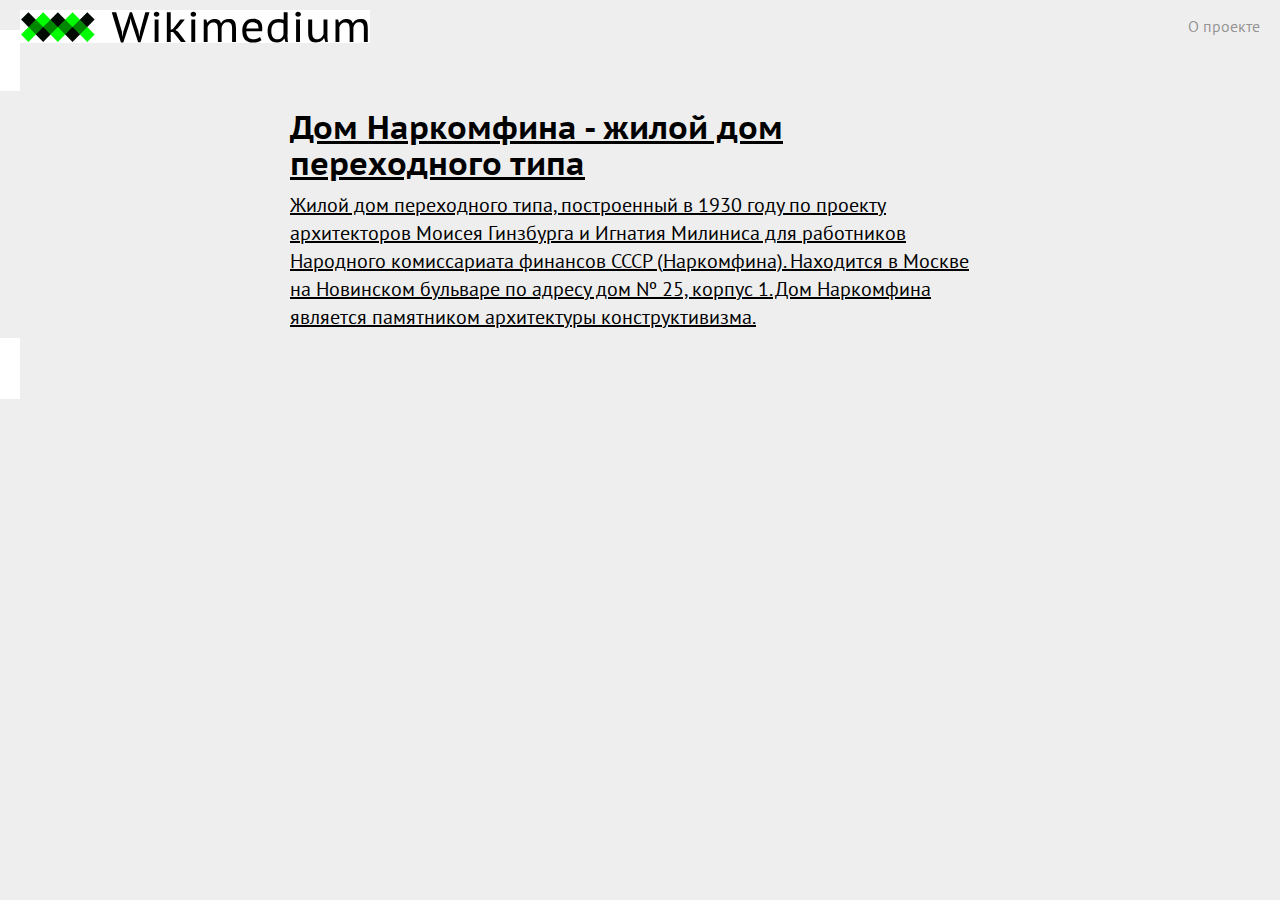
<file: index.html>
<!DOCTYPE html>
<html lang="en">
<head>
    <meta charset="UTF-8" />
    <meta name="viewport" content="width=device-width, initial-scale=1.0" />
    <title>Дом Наркомфина</title>
    <link rel="stylesheet" href="stylesheets/style.css" />
    <link rel="stylesheet" href="stylesheets/resrt.css" />
    <link rel="stylesheet" href="stylesheets/layout.css" />
    <meta property="og:type" content="web-site" />
    <meta property="og:title" content="Дом Наркомфи́на" />
    <meta
      property="og:description"
      content="Проект разработан для изучения основ веб-вёрстки, языка гипертекстовой
          разметки HTML и каскадных стилей CSS"
    />
    <meta
      property="og:image"
      content="https://raw.githubusercontent.com/mashroomkakgrib/dom.narkomfina/refs/heads/main/images/narkomfin.jpg"
    />
    <meta
      property="og:url"
      content="https://github.com/mashroomkakgrib/dom.narkomfina/deployments"
    />
  </head>
<body id="main">
      <nav class="menubar">
    <a href="index.html">
      <img src="images/logo.svg" alt="" />
    </a>
    <a href="about.html">О проекте</a>
  </nav>

  <section>
    <a href="dom-narkomfina.html" class="card">
        <div class="cardImage"></div>
        <h2>Дом Наркомфина - жилой дом переходного
типа</h2>
        <p>Жилой дом переходного типа, построенный в 1930 году по проекту архитекторов Моисея Гинзбурга и Игнатия Милиниса для работников Народного комиссариата финансов СССР (Наркомфина). Находится в
Москве на Новинском бульваре по адресу дом Nº 25, корпус 1. Дом Наркомфина является памятником архитектуры конструктивизма.</p>
    </a>
  </section>
</body>
</html>
</file>
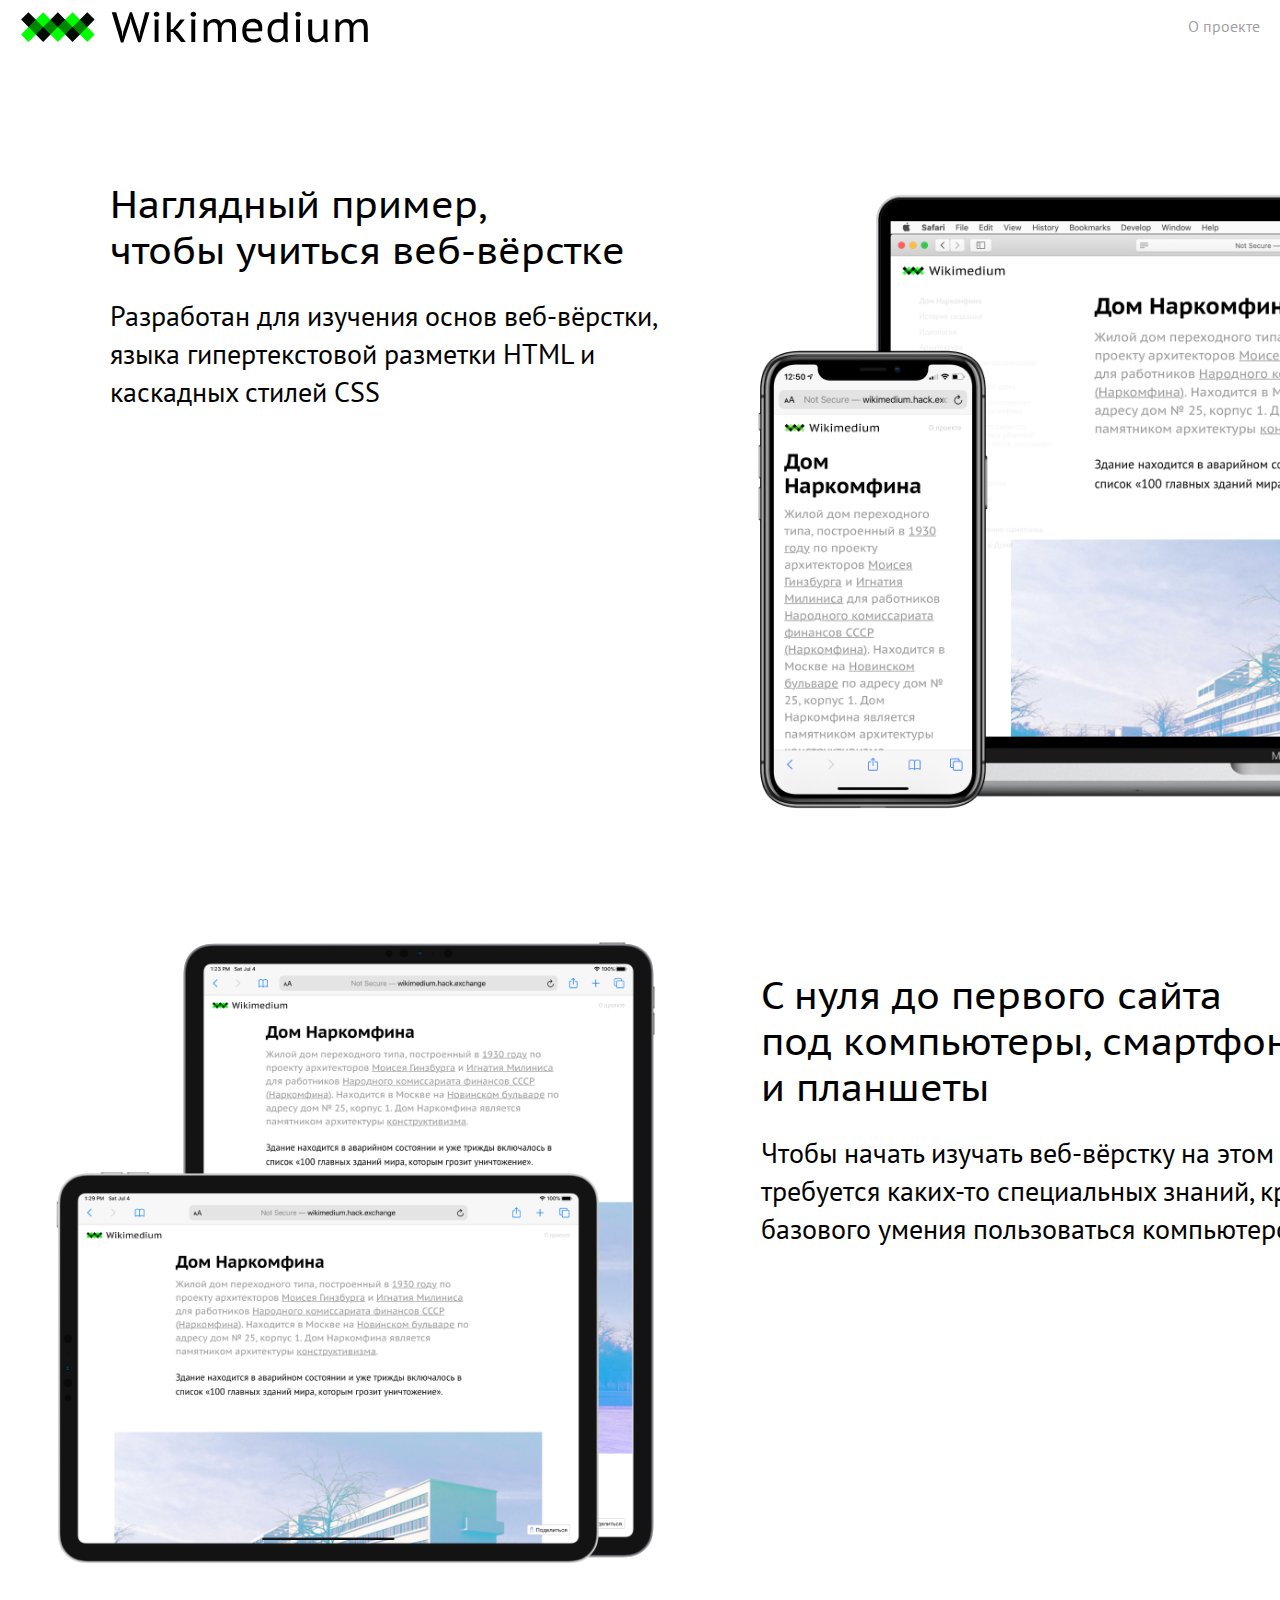
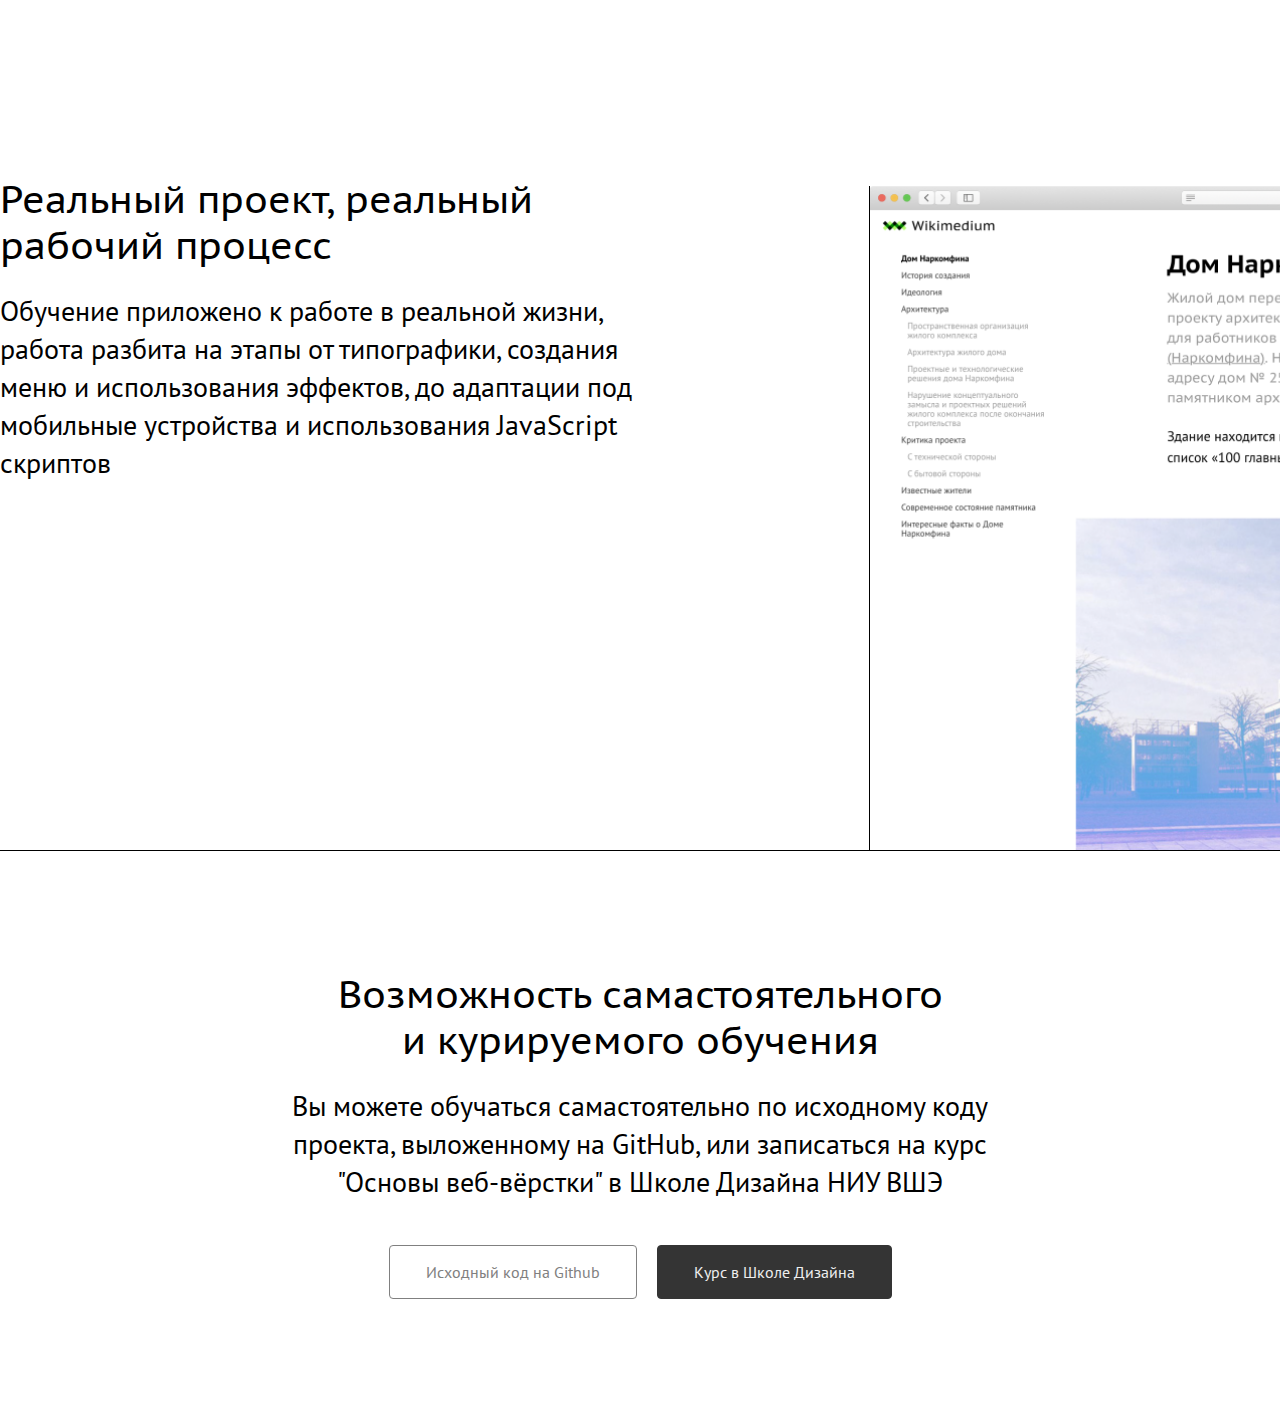
<file: about.html>
<!DOCTYPE html>
<html lang="ru">
  <head>
    <meta charset="UTF-8" />
    <meta name="viewport" content="width=device-width, initial-scale=1.0" />
    <title>О проекте</title>
    <link rel="stylesheet" href="stylesheets/style.css" />
    <link rel="icon" href="images/favicon.ico" type="images/x-icon" />
    <link rel="icon" href="images/favicon.png" type="images/png" />
    <meta property="og:type" content="web-site" />
    <meta property="og:title" content="Дом Наркомфи́на" />
    <meta
      property="og:description"
      content="Проект разработан для изучения основ веб-вёрстки, языка гипертекстовой
          разметки HTML и каскадных стилей CSS"
    />
    <meta
      property="og:image"
      content="https://raw.githubusercontent.com/mashroomkakgrib/dom.narkomfina/refs/heads/main/images/narkomfin.jpg"
    />
    <meta
      property="og:url"
      content="https://github.com/mashroomkakgrib/dom.narkomfina/deployments"
    />
  </head>
  <body id="about">
    <nav class="menubar">
      <a href="index.html">
        <img src="images/logo.svg" alt="" />
      </a>
      <a href="about.html">О проекте</a>
    </nav>

    <section id="firstSection">
      <div>
        <h2>Наглядный пример, чтобы&nbsp;учиться веб-вёрстке</h2>
        <p>
          Разработан для изучения основ веб-вёрстки, языка гипертекстовой
          разметки HTML и каскадных стилей CSS
        </p>
      </div>
      <div>
        <img src="images/about1.png" alt="" />
      </div>
    </section>

    <section id="secondSection">
      <div>
        <img src="images/about2.png" alt="" />
      </div>
      <div>
        <h2>
          С нуля до первого сайта под&nbsp;компьютеры, смартфоны и&nbsp;планшеты
        </h2>
        <p>
          Чтобы начать изучать веб-вёрстку на этом проекте, не требуется
          каких-то специальных знаний, кроме базового умения пользоваться
          компьютером
        </p>
      </div>
    </section>

    <section id="thirdSection">
      <div>
        <h2>Реальный проект, реальный рабочий процесс</h2>
        <p>
          Обучение приложено к работе в реальной жизни, работа разбита на этапы
          от типографики, создания меню и использования эффектов, до адаптации
          под мобильные устройства и использования JavaScript скриптов
        </p>
      </div>
      <div>
        <img src="images/about3.png" alt="" />
      </div>
    </section>
    <section id="forthSection">
      <h2>Возможность самастоятельного и&nbsp;курируемого обучения</h2>
      <p>
        Вы можете обучаться самастоятельно по исходному коду проекта,
        выложенному на GitHub, или записаться на курс "Основы веб-вёрстки"
        в&nbsp;Школе Дизайна НИУ ВШЭ
      </p>
      <div>
        <a href="https://github.com/mashroomkakgrib/dom.narkomfina"
          >Исходный код на Github
        </a>
        <a href="https://design.hse.ru/ba/design/programming"
          >Курс в Школе Дизайна
        </a>
      </div>
    </section>
  </body>
</html>
</file>
<file: stylesheets/layout.css>
/* общие стили для сираницы */
/* body {
  background-color: rgb(255, 255, 255);
  font-family: Arial, Helvetica, sans-serif;
}
h1 {
  font-size: 24px;
  margin-top: 80px;
  margin-left: 500px;
  margin-right: 1000px;
  line-height: 24px;
}
.additionaltext {
  color: #585858;
  margin-top: 36px;
  margin-left: 500px;
  margin-right: 900px;
  margin-bottom: 52px;
  line-height: 20px;
  font-size: 12;
}
.minertext {
  margin-top: 53px;
  margin-left: 500px;
  margin-right: 900px;
  margin-bottom: 90px;
  line-height: 23px;
  font-size: 11;
} */
* {
  box-sizing: border-box;
}
body {
  font-family: "PT Sans", sans-serif;
}
h1,
h2,
h3,
h4,
p,
ul,
ol,
blockquote,
hr {
  width: 700px;
  margin: 0 auto;
}
img {
  width: 1024px;
  margin: 0 auto;
  display: block;
}
h1,
h2,
h3,
h4 {
  font-family: "PT Sans Caption", sans-serif;
  font-weight: bold;
}
p,
ol,
ul,
blockquote {
  font-size: 20px;
  line-height: 28px;
  margin-bottom: 30px;
}
h1 + p {
  color: rgba(0, 0, 0, 0.4);
}
a {
  color: inherit;
}
h1 {
  margin: 50px auto;
  font-size: 38px;
  line-height: 45px;
}
h2 {
  margin-top: 40px;
  font-size: 32px;
  line-height: 36px;
}
h3 {
  margin-top: 36px;
  font-size: 28px;
  line-height: 32px;
}
h4 {
  margin-top: 32px;
  font-size: 22px;
  line-height: 24px;
}
hr {
  margin: 12px auto;
  width: 1024px;
}
h1 + p,
h2 + p,
h3 + p,
h4 + p {
  margin-top: 10px;
}
ul {
  list-style: disc;
  padding-left: 32px;
}
ol {
  list-style-type: decimal;
  padding-left: 32px;
}
li {
  margin: 10px auto;
}
blockquote {
  font-style: italic;
  position: relative;
}
blockquote::before {
  content: "";
  width: 3px;
  height: 100%;
  position: absolute;
  background-color: #000;
  top: 0;
  left: -17px;
}

/* стили для бокового меню */
.sidebar {
  width: 280px;
  position: fixed;
  top: 50px;
  left: 0;
  opacity: 0.3;
  transition: all ease 0.3s;
}
.sidebar:hover {
  opacity: 1;
  transition: all ease 0.6s;
}
.sidebar ol {
  width: 100%;
  font-size: 10px;
  line-height: 100%;
  margin: 10px 0;
  list-style-type: none;
  padding-left: 12px;
}
.sidebar ol ol {
  color: rgba(0, 0, 0, 0.4);
}
.sidebar li {
  font-size: 10px;
}
.sidebar a {
  font-size: 10px;
  text-decoration: none;
}

/* стили для верхнего меню */
.menubar {
  width: 100%;
  display: flex;
  align-items: center;
  justify-content: space-between;
  padding: 10px 20px;
}
.menubar img {
  width: 350px;
  margin: 0;
}
.menubar a {
  text-decoration: none;
  color: rgba(0, 0, 0, 0.4);
  transition: all ease 0.3s;
}

.menubar a:hover {
  transition: all ease 0.6s;
  color: rgba(0, 0, 0, 0.4);
}

/* стили для about.html  */
#about {
  overflow-x: hidden;
}
/*#about::after {
  content: "";
  background-image: url("../images/1440.png");
  width: 1440px;
  height: 3120px;
  display: block;
  margin: 0 auto;
  position: absolute;
  top: 0;
  left: calc(50% - 720px);
  opacity: 0.2;
}*/

#about section {
  width: 1440px;
  margin: 0 auto;
  display: flex;
  justify-content: space-between;
}
#about section div {
  width: 48%;
}
#about h2 {
  margin: 0;
  width: 100%;
  font-weight: normal;
  font-size: 38px;
  line-height: 46px;
}
#about p {
  margin: 24px 0;
  width: 100%;
  font-size: 28px;
  line-height: 38px;
}
#about #firstSection {
  margin-top: 88px;
}
#firstSection img {
  width: 1100px;
}
#firstSection div:nth-of-type(1) {
  padding: 40px 0 0 110px;
}
#secondSection img {
  width: 660px;
  padding-left: 20px;
}
#about #secondSection {
  margin-top: 96px;
}
#secondSection div:nth-of-type(2) {
  padding: 50px 20px 0 12px;
}

#thirdSection img {
  width: 1050px;
  margin: 10px 0 0 10px;
  border-left: 1px solid #000;
}
#about #thirdSection {
  margin-top: 190px;
  border-bottom: 1px solid #000;
}
#thirdSection div:nth-of-type(2) {
  padding-left: 110px;
}
#about #forthSection {
  flex-direction: column;
  width: 700px;
  align-items: center;
  padding: 120px 0;
}

#forthSection h2,
#forthSection p {
  text-align: center;
}

#about #forthSection div {
  margin-top: 20px;
  width: 100%;
  display: flex;
  justify-content: center;
  gap: 20px;
}

#forthSection a {
  text-decoration: none;
  border: 1px solid gray;
  color: gray;
  border-radius: 4px;
  padding: 18px 36px;
}

#forthSection a:hover {
  text-decoration: none;
  border: 1px solid black;
  color: black;
  transition: all ease 0.6s;
}

#forthSection a:nth-of-type(2) {
  color: #eee;
  background-color: #343434;
  border: 1px solid #343434;
}

#forthSection a:nth-of-type(2):hover {
  background-color: #000;
  border: 1px solid #000;
}

/* главная страница с карточками */
#main {
  background-color: #eee;
}
#main .card {
    background-color: #fff;
    width: 54vw;
    padding: 1.6vw;
}
</file>
<file: stylesheets/style.css>
@import "reset.css";
@import url("https://fonts.googleapis.com/css?family=PT+Sans+Caption:400,700|PT+Sans:400,400i,700,700i&amp;subset=cyrillic");
@import "layout.css";
</file>
<file: stylesheets/resrt.css>
/* http://meyerweb.com/eric/tools/css/reset/ 
   v2.0 | 20110126
   License: none (public domain)
*/

html,
body,
div,
span,
applet,
object,
iframe,
h1,
h2,
h3,
h4,
h5,
h6,
p,
blockquote,
pre,
a,
abbr,
acronym,
address,
big,
cite,
code,
del,
dfn,
em,
img,
ins,
kbd,
q,
s,
samp,
small,
strike,
strong,
sub,
sup,
tt,
var,
b,
u,
i,
center,
dl,
dt,
dd,
ol,
ul,
li,
fieldset,
form,
label,
legend,
table,
caption,
tbody,
tfoot,
thead,
tr,
th,
td,
article,
aside,
canvas,
details,
embed,
figure,
figcaption,
footer,
header,
hgroup,
menu,
nav,
output,
ruby,
section,
summary,
time,
mark,
audio,
video {
  margin: 0;
  padding: 0;
  border: 0;
  font-size: 100%;
  font: inherit;
  vertical-align: baseline;
}
/* HTML5 display-role reset for older browsers */
article,
aside,
details,
figcaption,
figure,
footer,
header,
hgroup,
menu,
nav,
section {
  display: block;
}
body {
  line-height: 1;
}
ol,
ul {
  list-style: none;
}
blockquote,
q {
  quotes: none;
}
blockquote:before,
blockquote:after,
q:before,
q:after {
  content: "";
  content: none;
}
table {
  border-collapse: collapse;
  border-spacing: 0;
}
</file>
